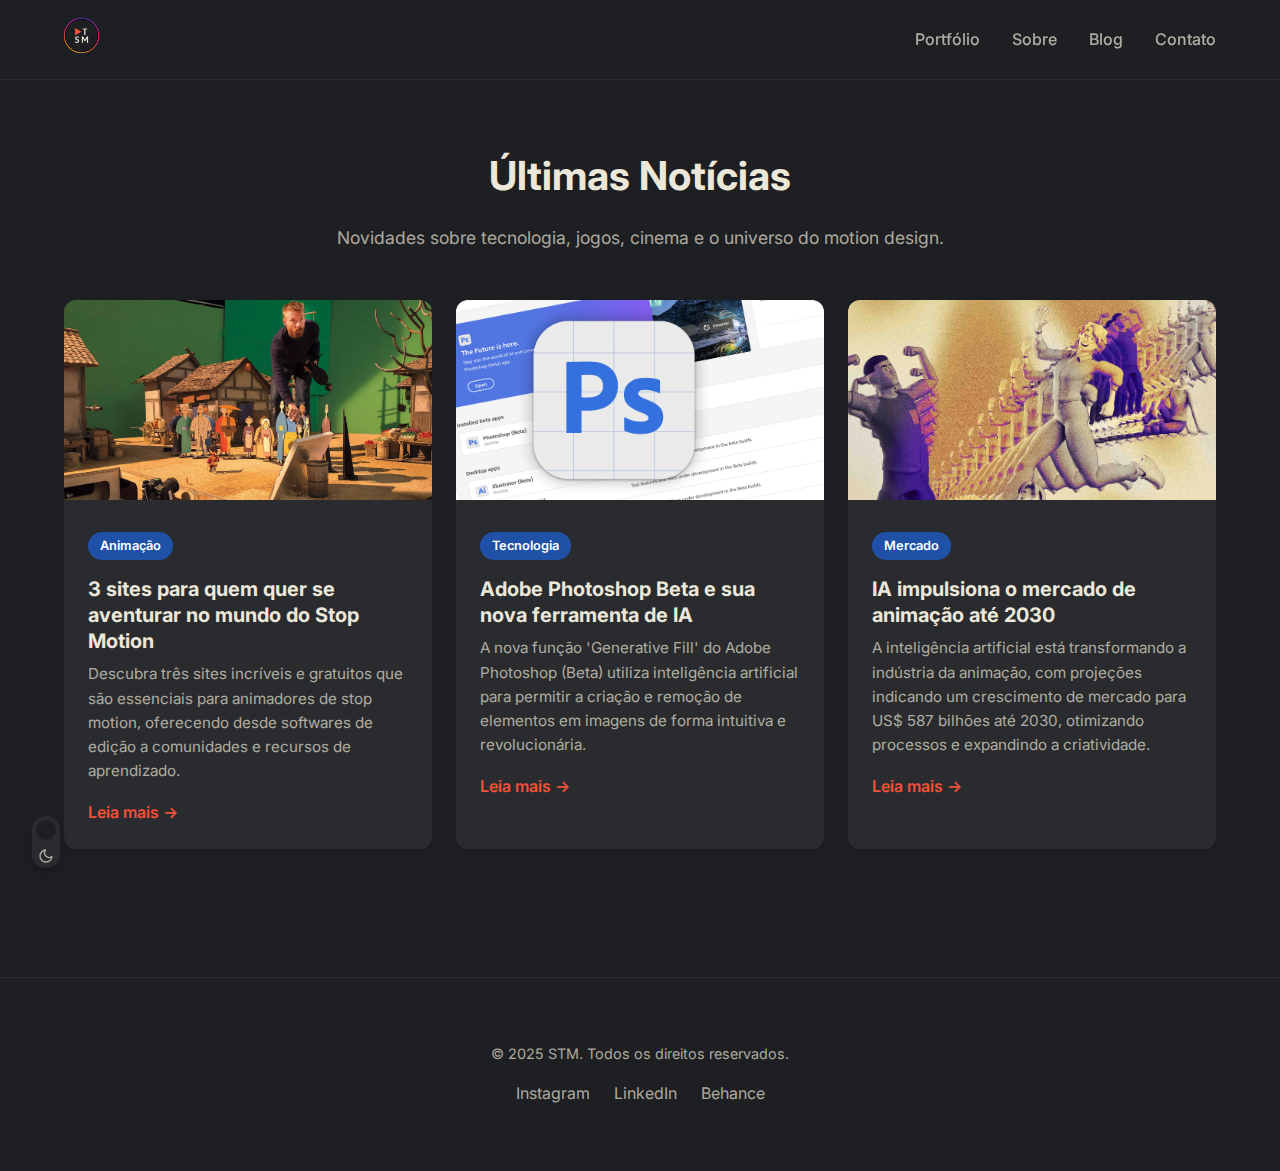
<file: blog.html>
<!DOCTYPE html>
<html lang="pt-BR">
<head>
    <meta charset="UTF-8">
    <meta name="viewport" content="width=device-width, initial-scale=1.0">
    <title>Blog - STM</title>
    
    <link rel="preconnect" href="https://fonts.googleapis.com">
    <link rel="preconnect" href="https://fonts.gstatic.com" crossorigin>
    <link href="https://fonts.googleapis.com/css2?family=Inter:wght@400;700;900&display=swap" rel="stylesheet">
    
    <link rel="stylesheet" href="css/style.css">
</head>
<body>

    <!-- Cabeçalho (igual ao da página inicial) -->
    <header class="header">
        <div class="container header-container">
            <a href="index.html">
                <img src="images/logostm.png" alt="Logo STM" class="logo">
            </a>
            
            <nav class="main-nav">
                <a href="index.html#portfolio" class="nav-link">Portfólio</a>
                <a href="index.html#sobre" class="nav-link">Sobre</a>
                <a href="blog.html" class="nav-link">Blog</a>
                <a href="index.html#contato" class="nav-link">Contato</a>
            </nav>

            <button class="mobile-nav-toggle" aria-label="Abrir menu">
                <span class="hamburger"></span>
            </button>
        </div>
    </header>

    <!-- Conteúdo Principal do Blog -->
    <main>
        <section class="blog-page-section">
            <div class="container">
                <h1 class="section-title text-center">Últimas Notícias</h1>
                <p class="section-subtitle text-center">Novidades sobre tecnologia, jogos, cinema e o universo do motion design.</p>
                
                <div class="blog-grid">

                    <!-- Post 1 -->
                    <a href="post1.html" class="blog-card">
                        <img src="images/img1.jpg" alt="Homem de argila olhando para a câmera" class="blog-card-image">
                        <div class="blog-card-content">
                            <span class="blog-card-tag">Animação</span>
                            <h3 class="blog-card-title">3 sites para quem quer se aventurar no mundo do Stop Motion</h3>
                            <p class="blog-card-excerpt">Descubra três sites incríveis e gratuitos que são essenciais para animadores de stop motion, oferecendo desde softwares de edição a comunidades e recursos de aprendizado.</p>
                            <span class="blog-card-cta">Leia mais &rarr;</span>
                        </div>
                    </a>

                    <!-- Post 2 -->
                    <a href="post2.html" class="blog-card">
                        <img src="images/img2.jpg" alt="Tela do Photoshop com nova ferramenta de IA" class="blog-card-image">
                        <div class="blog-card-content">
                            <span class="blog-card-tag">Tecnologia</span>
                            <h3 class="blog-card-title">Adobe Photoshop Beta e sua nova ferramenta de IA</h3>
                            <p class="blog-card-excerpt">A nova função 'Generative Fill' do Adobe Photoshop (Beta) utiliza inteligência artificial para permitir a criação e remoção de elementos em imagens de forma intuitiva e revolucionária.</p>
                             <span class="blog-card-cta">Leia mais &rarr;</span>
                        </div>
                    </a>

                    <!-- Post 3 -->
                    <a href="post3.html" class="blog-card">
                        <img src="images/img3.jpg" alt="Robô humanoide desenhando em um tablet" class="blog-card-image">
                        <div class="blog-card-content">
                            <span class="blog-card-tag">Mercado</span>
                            <h3 class="blog-card-title">IA impulsiona o mercado de animação até 2030</h3>
                            <p class="blog-card-excerpt">A inteligência artificial está transformando a indústria da animação, com projeções indicando um crescimento de mercado para US$ 587 bilhões até 2030, otimizando processos e expandindo a criatividade.</p>
                             <span class="blog-card-cta">Leia mais &rarr;</span>
                        </div>
                    </a>

                </div>
            </div>
        </section>
    </main>

    <!-- Rodapé (igual ao da página inicial) -->
    <footer id="contato" class="footer">
        <div class="container text-center">
            <p class="copyright">&copy; 2025 STM. Todos os direitos reservados.</p>
            <div class="social-links">
                <a href="https://www.instagram.com/sidneytsilva_/" target="_blank" rel="noopener noreferrer">Instagram</a>
                <a href="https://www.linkedin.com/in/sidneytsilva" target="_blank" rel="noopener noreferrer">LinkedIn</a>
                <a href="https://www.behance.net/sidneyteixeir1" target="_blank" rel="noopener noreferrer">Behance</a>
            </div>
        </div>
    </footer>

    <!-- Botão Flutuante de Tema -->
    <div class="floating-theme-switch">
        <label class="theme-switch" for="theme-toggle">
            <input type="checkbox" id="theme-toggle" />
            <div class="slider">
                <div class="slider-icon sun"><svg xmlns="http://www.w3.org/2000/svg" width="16" height="16" viewBox="0 0 24 24" fill="none" stroke="currentColor" stroke-width="2" stroke-linecap="round" stroke-linejoin="round"><circle cx="12" cy="12" r="5"></circle><line x1="12" y1="1" x2="12" y2="3"></line><line x1="12" y1="21" x2="12" y2="23"></line><line x1="4.22" y1="4.22" x2="5.64" y2="5.64"></line><line x1="18.36" y1="18.36" x2="19.78" y2="19.78"></line><line x1="1" y1="12" x2="3" y2="12"></line><line x1="21" y1="12" x2="23" y2="12"></line><line x1="4.22" y1="19.78" x2="5.64" y2="18.36"></line><line x1="18.36" y1="5.64" x2="19.78" y2="4.22"></line></svg></div>
                <div class="slider-icon moon"><svg xmlns="http://www.w3.org/2000/svg" width="16" height="16" viewBox="0 0 24 24" fill="none" stroke="currentColor" stroke-width="2" stroke-linecap="round" stroke-linejoin="round"><path d="M21 12.79A9 9 0 1 1 11.21 3 7 7 0 0 0 21 12.79z"></path></svg></div>
            </div>
        </label>
    </div>

    <script src="js/script.js"></script>
</body>
</html>
</file>
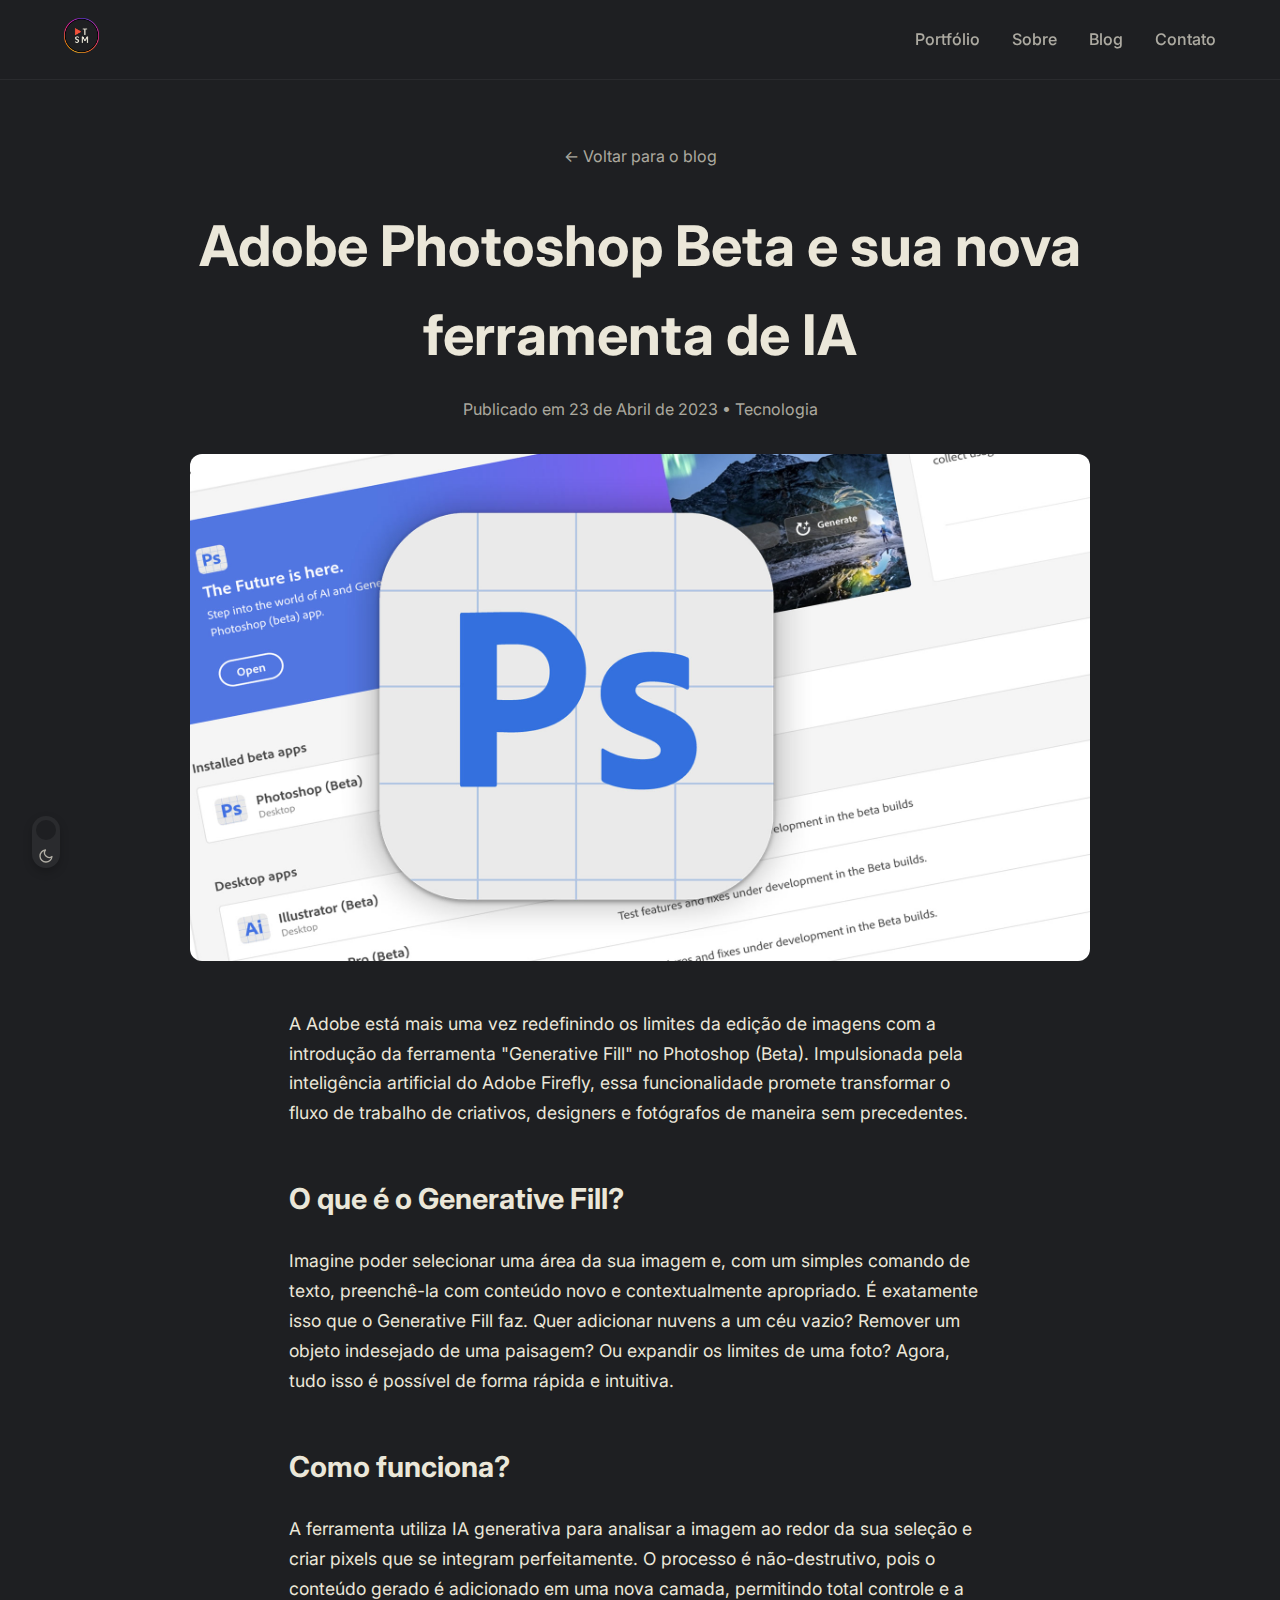
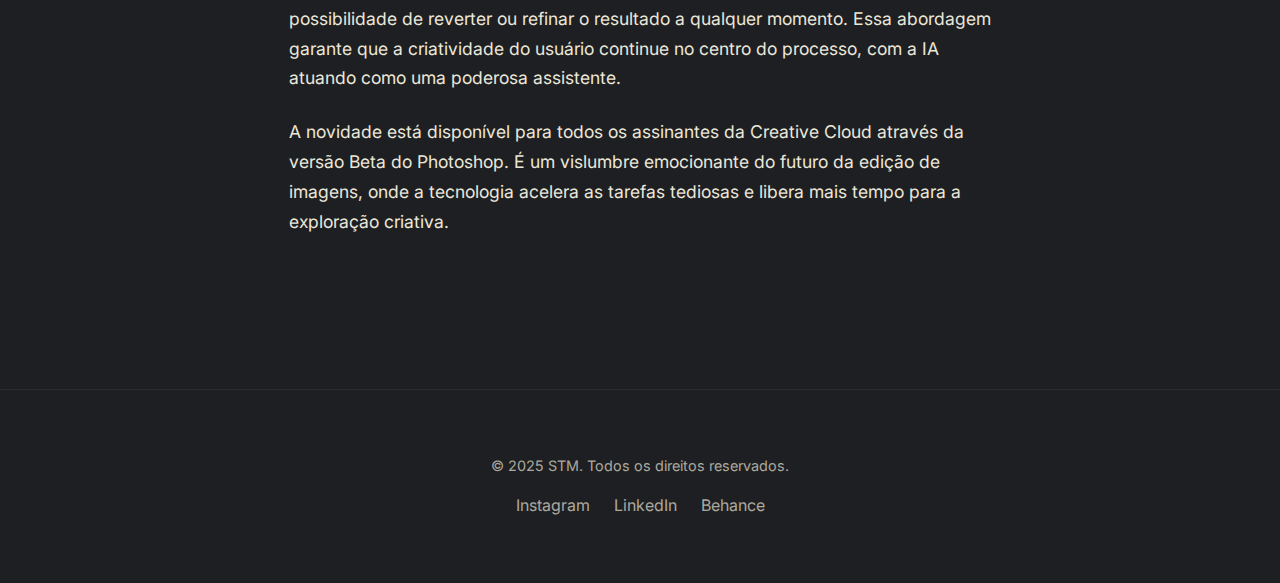
<file: post2.html>
<!DOCTYPE html>
<html lang="pt-BR">
<head>
    <meta charset="UTF-8">
    <meta name="viewport" content="width=device-width, initial-scale=1.0">
    <title>Adobe Photoshop Beta e sua nova ferramenta de IA - STM Blog</title>
    <link rel="preconnect" href="https://fonts.googleapis.com">
    <link rel="preconnect" href="https://fonts.gstatic.com" crossorigin>
    <link href="https://fonts.googleapis.com/css2?family=Inter:wght@400;700;900&display=swap" rel="stylesheet">
    <link rel="stylesheet" href="css/style.css">
</head>
<body>

    <!-- Cabeçalho -->
    <header class="header">
        <div class="container header-container">
            <a href="index.html"><img src="images/logostm.png" alt="Logo STM" class="logo"></a>
            <nav class="main-nav">
                <a href="index.html#portfolio" class="nav-link">Portfólio</a>
                <a href="index.html#sobre" class="nav-link">Sobre</a>
                <a href="blog.html" class="nav-link">Blog</a>
                <a href="index.html#contato" class="nav-link">Contato</a>
            </nav>
            <button class="mobile-nav-toggle" aria-label="Abrir menu"><span class="hamburger"></span></button>
        </div>
    </header>

    <main>
        <article class="post-article">
            <header class="post-header">
                <div class="container">
                    <a href="blog.html" class="post-back-link">&larr; Voltar para o blog</a>
                    <h1 class="post-title">Adobe Photoshop Beta e sua nova ferramenta de IA</h1>
                    <p class="post-meta">Publicado em <time datetime="2023-04-23">23 de Abril de 2023</time> &bull; Tecnologia</p>
                </div>
            </header>
            <div class="post-image-container">
                 <img src="images/img2.jpg" alt="Tela do Photoshop com nova ferramenta de IA">
            </div>
            <div class="container post-content">
                <p>A Adobe está mais uma vez redefinindo os limites da edição de imagens com a introdução da ferramenta "Generative Fill" no Photoshop (Beta). Impulsionada pela inteligência artificial do Adobe Firefly, essa funcionalidade promete transformar o fluxo de trabalho de criativos, designers e fotógrafos de maneira sem precedentes.</p>

                <h2>O que é o Generative Fill?</h2>
                <p>Imagine poder selecionar uma área da sua imagem e, com um simples comando de texto, preenchê-la com conteúdo novo e contextualmente apropriado. É exatamente isso que o Generative Fill faz. Quer adicionar nuvens a um céu vazio? Remover um objeto indesejado de uma paisagem? Ou expandir os limites de uma foto? Agora, tudo isso é possível de forma rápida e intuitiva.</p>
                
                <h2>Como funciona?</h2>
                <p>A ferramenta utiliza IA generativa para analisar a imagem ao redor da sua seleção e criar pixels que se integram perfeitamente. O processo é não-destrutivo, pois o conteúdo gerado é adicionado em uma nova camada, permitindo total controle e a possibilidade de reverter ou refinar o resultado a qualquer momento. Essa abordagem garante que a criatividade do usuário continue no centro do processo, com a IA atuando como uma poderosa assistente.</p>

                <p>A novidade está disponível para todos os assinantes da Creative Cloud através da versão Beta do Photoshop. É um vislumbre emocionante do futuro da edição de imagens, onde a tecnologia acelera as tarefas tediosas e libera mais tempo para a exploração criativa.</p>
            </div>
        </article>
    </main>

    <!-- Rodapé -->
    <footer id="contato" class="footer">
        <div class="container text-center">
            <p class="copyright">&copy; 2025 STM. Todos os direitos reservados.</p>
            <div class="social-links">
                <a href="https://www.instagram.com/sidneytsilva_/" target="_blank">Instagram</a>
                <a href="https://www.linkedin.com/in/sidneytsilva" target="_blank">LinkedIn</a>
                <a href="https://www.behance.net/sidneyteixeir1" target="_blank">Behance</a>
            </div>
        </div>
    </footer>

    <!-- Botão Flutuante de Tema -->
    <div class="floating-theme-switch">
        <label class="theme-switch" for="theme-toggle">
            <input type="checkbox" id="theme-toggle" />
            <div class="slider">
                <div class="slider-icon sun"><svg xmlns="http://www.w3.org/2000/svg" width="16" height="16" viewBox="0 0 24 24" fill="none" stroke="currentColor" stroke-width="2" stroke-linecap="round" stroke-linejoin="round"><circle cx="12" cy="12" r="5"></circle><line x1="12" y1="1" x2="12" y2="3"></line><line x1="12" y1="21" x2="12" y2="23"></line><line x1="4.22" y1="4.22" x2="5.64" y2="5.64"></line><line x1="18.36" y1="18.36" x2="19.78" y2="19.78"></line><line x1="1" y1="12" x2="3" y2="12"></line><line x1="21" y1="12" x2="23" y2="12"></line><line x1="4.22" y1="19.78" x2="5.64" y2="18.36"></line><line x1="18.36" y1="5.64" x2="19.78" y2="4.22"></line></svg></div>
                <div class="slider-icon moon"><svg xmlns="http://www.w3.org/2000/svg" width="16" height="16" viewBox="0 0 24 24" fill="none" stroke="currentColor" stroke-width="2" stroke-linecap="round" stroke-linejoin="round"><path d="M21 12.79A9 9 0 1 1 11.21 3 7 7 0 0 0 21 12.79z"></path></svg></div>
            </div>
        </label>
    </div>

    <script src="js/script.js"></script>
</body>
</html>
</file>
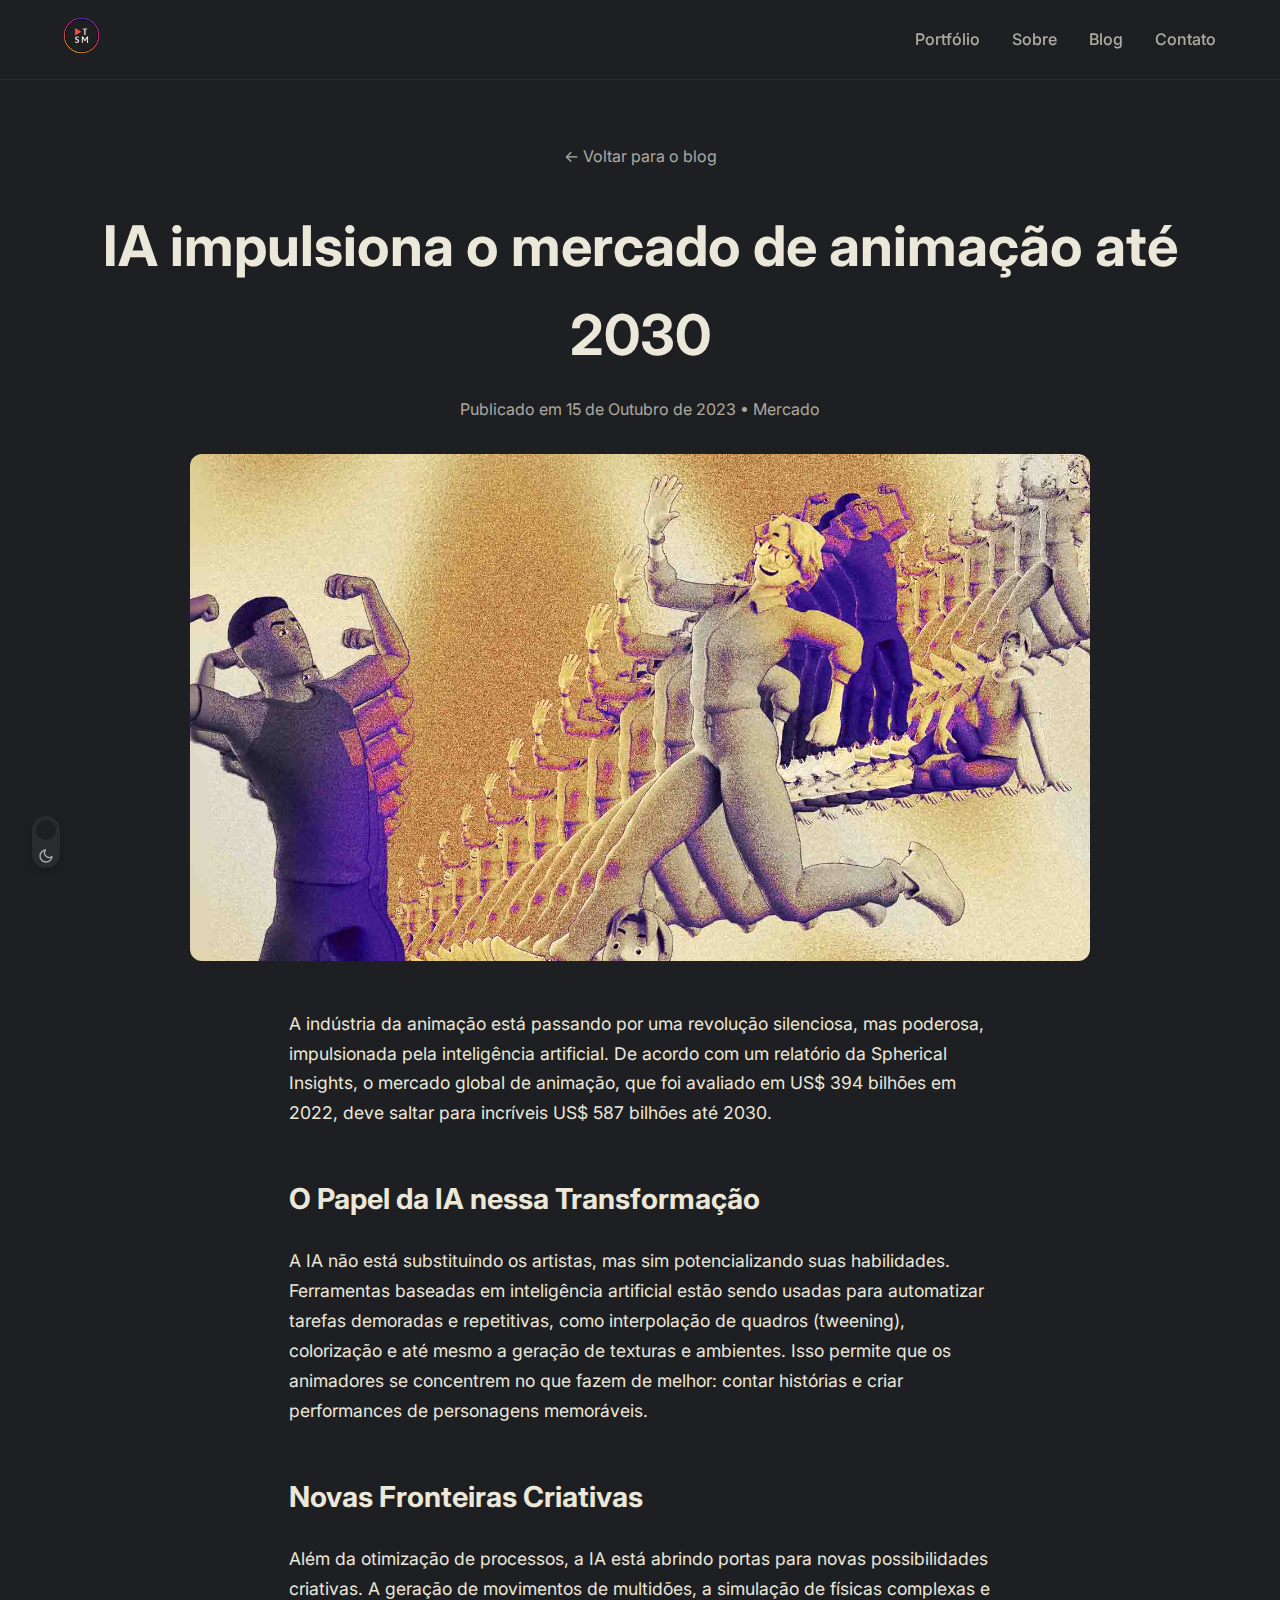
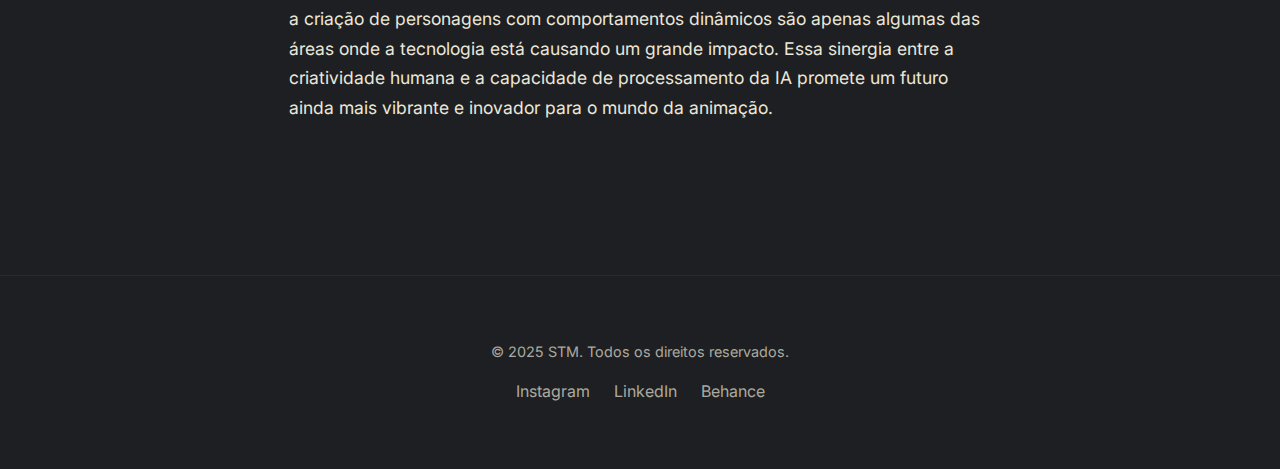
<file: post3.html>
<!DOCTYPE html>
<html lang="pt-BR">
<head>
    <meta charset="UTF-8">
    <meta name="viewport" content="width=device-width, initial-scale=1.0">
    <title>IA impulsiona o mercado de animação até 2030 - STM Blog</title>
    <link rel="preconnect" href="https://fonts.googleapis.com">
    <link rel="preconnect" href="https://fonts.gstatic.com" crossorigin>
    <link href="https://fonts.googleapis.com/css2?family=Inter:wght@400;700;900&display=swap" rel="stylesheet">
    <link rel="stylesheet" href="css/style.css">
</head>
<body>

    <!-- Cabeçalho -->
    <header class="header">
        <div class="container header-container">
            <a href="index.html"><img src="images/logostm.png" alt="Logo STM" class="logo"></a>
            <nav class="main-nav">
                <a href="index.html#portfolio" class="nav-link">Portfólio</a>
                <a href="index.html#sobre" class="nav-link">Sobre</a>
                <a href="blog.html" class="nav-link">Blog</a>
                <a href="index.html#contato" class="nav-link">Contato</a>
            </nav>
            <button class="mobile-nav-toggle" aria-label="Abrir menu"><span class="hamburger"></span></button>
        </div>
    </header>

    <main>
        <article class="post-article">
            <header class="post-header">
                <div class="container">
                    <a href="blog.html" class="post-back-link">&larr; Voltar para o blog</a>
                    <h1 class="post-title">IA impulsiona o mercado de animação até 2030</h1>
                    <p class="post-meta">Publicado em <time datetime="2023-10-15">15 de Outubro de 2023</time> &bull; Mercado</p>
                </div>
            </header>
            <div class="post-image-container">
                 <img src="images/img3.jpg" alt="Robô humanoide desenhando em um tablet">
            </div>
            <div class="container post-content">
                <p>A indústria da animação está passando por uma revolução silenciosa, mas poderosa, impulsionada pela inteligência artificial. De acordo com um relatório da Spherical Insights, o mercado global de animação, que foi avaliado em US$ 394 bilhões em 2022, deve saltar para incríveis US$ 587 bilhões até 2030.</p>

                <h2>O Papel da IA nessa Transformação</h2>
                <p>A IA não está substituindo os artistas, mas sim potencializando suas habilidades. Ferramentas baseadas em inteligência artificial estão sendo usadas para automatizar tarefas demoradas e repetitivas, como interpolação de quadros (tweening), colorização e até mesmo a geração de texturas e ambientes. Isso permite que os animadores se concentrem no que fazem de melhor: contar histórias e criar performances de personagens memoráveis.</p>
                
                <h2>Novas Fronteiras Criativas</h2>
                <p>Além da otimização de processos, a IA está abrindo portas para novas possibilidades criativas. A geração de movimentos de multidões, a simulação de físicas complexas e a criação de personagens com comportamentos dinâmicos são apenas algumas das áreas onde a tecnologia está causando um grande impacto. Essa sinergia entre a criatividade humana e a capacidade de processamento da IA promete um futuro ainda mais vibrante e inovador para o mundo da animação.</p>
            </div>
        </article>
    </main>

    <!-- Rodapé -->
    <footer id="contato" class="footer">
        <div class="container text-center">
            <p class="copyright">&copy; 2025 STM. Todos os direitos reservados.</p>
            <div class="social-links">
                <a href="https://www.instagram.com/sidneytsilva_/" target="_blank">Instagram</a>
                <a href="https://www.linkedin.com/in/sidneytsilva" target="_blank">LinkedIn</a>
                <a href="https://www.behance.net/sidneyteixeir1" target="_blank">Behance</a>
            </div>
        </div>
    </footer>

    <!-- Botão Flutuante de Tema -->
    <div class="floating-theme-switch">
        <label class="theme-switch" for="theme-toggle">
            <input type="checkbox" id="theme-toggle" />
            <div class="slider">
                <div class="slider-icon sun"><svg xmlns="http://www.w3.org/2000/svg" width="16" height="16" viewBox="0 0 24 24" fill="none" stroke="currentColor" stroke-width="2" stroke-linecap="round" stroke-linejoin="round"><circle cx="12" cy="12" r="5"></circle><line x1="12" y1="1" x2="12" y2="3"></line><line x1="12" y1="21" x2="12" y2="23"></line><line x1="4.22" y1="4.22" x2="5.64" y2="5.64"></line><line x1="18.36" y1="18.36" x2="19.78" y2="19.78"></line><line x1="1" y1="12" x2="3" y2="12"></line><line x1="21" y1="12" x2="23" y2="12"></line><line x1="4.22" y1="19.78" x2="5.64" y2="18.36"></line><line x1="18.36" y1="5.64" x2="19.78" y2="4.22"></line></svg></div>
                <div class="slider-icon moon"><svg xmlns="http://www.w3.org/2000/svg" width="16" height="16" viewBox="0 0 24 24" fill="none" stroke="currentColor" stroke-width="2" stroke-linecap="round" stroke-linejoin="round"><path d="M21 12.79A9 9 0 1 1 11.21 3 7 7 0 0 0 21 12.79z"></path></svg></div>
            </div>
        </label>
    </div>

    <script src="js/script.js"></script>
</body>
</html>
</file>
<file: css/style.css>
/* ------------------- */
/* Reset e Variáveis   */
/* ------------------- */
:root {
    --bg-color: #1e1f22; --surface-color: #2a2b2e;
    --text-primary: #ebe7d9; --text-secondary: rgba(235, 231, 217, 0.7);
    --accent-primary: #f2513a; --accent-secondary: #30fc9f; --accent-tertiary: #1f52a6;
    --font-family: 'Inter', sans-serif; --header-height: 80px;
}
body.light-theme {
    --bg-color: #ebe7d9; --surface-color: #ffffff;
    --text-primary: #1e1f22; --text-secondary: rgba(30, 31, 34, 0.7);
    --accent-secondary: #1f52a6; --accent-tertiary: #1f52a6;
}
* { margin: 0; padding: 0; box-sizing: border-box; }
html { scroll-behavior: smooth; }
body { font-family: var(--font-family); background-color: var(--bg-color); color: var(--text-primary); line-height: 1.6; transition: background-color 0.3s ease, color 0.3s ease; }
.container { max-width: 1200px; margin: 0 auto; padding: 0 1.5rem; }
.text-center { text-align: center; }

/* ------------------- */
/* Cabeçalho e Navegação */
/* ------------------- */
.header { background-color: color-mix(in srgb, var(--bg-color) 70%, transparent); backdrop-filter: blur(10px); border-bottom: 1px solid var(--surface-color); position: sticky; top: 0; z-index: 100; height: var(--header-height); }
.header-container { display: flex; justify-content: space-between; align-items: center; height: 100%; }
.logo { height: 35px; }
.main-nav { display: flex; gap: 2rem; align-items: center; }
.nav-link { color: var(--text-secondary); text-decoration: none; font-weight: 500; transition: color 0.3s ease; }
.nav-link:hover { color: var(--accent-primary); }
.mobile-nav-toggle { display: none; }

/* ------------------- */
/* Botão Flutuante de Tema */
/* ------------------- */
.floating-theme-switch { position: fixed; bottom: 2rem; left: 2rem; z-index: 1001; }
.theme-switch { position: relative; display: inline-block; width: 28px; height: 52px; cursor: pointer; }
.theme-switch input { opacity: 0; width: 0; height: 0; }
.slider { position: absolute; inset: 0; background-color: var(--surface-color); border-radius: 34px; transition: background-color 0.3s; display: flex; flex-direction: column; justify-content: space-around; align-items: center; padding: 4px 0; box-shadow: 0 4px 10px rgba(0,0,0,0.2); }
.slider-icon { color: var(--text-secondary); transition: color 0.3s; }
.slider-icon.sun { color: var(--accent-primary); }
.slider::before { position: absolute; content: ""; height: 20px; width: 20px; left: 4px; top: 4px; background-color: var(--bg-color); transition: 0.4s; border-radius: 50%; }
input:checked + .slider::before { transform: translateY(24px); }
input:checked + .slider .slider-icon.sun { color: var(--text-secondary); }
input:checked + .slider .slider-icon.moon { color: var(--accent-primary); }

/* ------------------- */
/* Seções e Conteúdo   */
/* ------------------- */
.hero-section { min-height: 40vh; display: flex; align-items: center; justify-content: center; padding: 4rem 0; }
.hero-title { font-size: clamp(2.5rem, 10vw, 5rem); font-weight: 900; text-transform: uppercase; letter-spacing: 2px; color: var(--text-primary); }
.hero-subtitle { font-size: clamp(1rem, 4vw, 1.25rem); color: var(--text-secondary); margin-top: 1rem; max-width: 600px; margin-left: auto; margin-right: auto; }
.portfolio-section, .about-section, .blog-section { padding: 5rem 0; }
.blog-page-section { padding: 4rem 0; }
.section-title { font-size: clamp(2rem, 8vw, 2.5rem); font-weight: 700; margin-bottom: 1rem; color: var(--text-primary); }
.section-subtitle { font-size: 1.1rem; color: var(--text-secondary); max-width: 700px; margin: 0 auto 2rem auto; }
.video-grid { display: grid; grid-template-columns: repeat(auto-fit, minmax(300px, 1fr)); gap: 1.5rem; margin-top: 3rem; }
.video-item { aspect-ratio: 16 / 9; background-color: var(--surface-color); border-radius: 8px; overflow: hidden; box-shadow: 0 10px 20px rgba(0,0,0,0.2); }
.video-item video { width: 100%; height: 100%; object-fit: cover; }
.btn { display: inline-block; background-color: var(--accent-primary); color: #fff; padding: 0.8rem 2rem; border-radius: 5px; text-decoration: none; font-weight: bold; transition: transform 0.3s ease, background-color 0.3s ease; margin-top: 2rem; border: none; }
.btn:hover { transform: scale(1.05); background-color: var(--accent-secondary); }

/* ------------------- */
/* Estilos do Blog     */
/* ------------------- */
.blog-grid { display: grid; grid-template-columns: repeat(auto-fit, minmax(300px, 1fr)); gap: 1.5rem; margin-top: 3rem; }
.blog-card { display: block; background-color: var(--surface-color); border-radius: 12px; overflow: hidden; text-decoration: none; color: var(--text-primary); box-shadow: 0 4px 6px rgba(0,0,0,0.1); transition: transform 0.3s ease, box-shadow 0.3s ease; }
.blog-card:hover { transform: translateY(-5px); box-shadow: 0 12px 20px rgba(0,0,0,0.2); }
.blog-card-image { width: 100%; height: 200px; object-fit: cover; }
.blog-card-content { padding: 1.5rem; }
.blog-card-tag { display: inline-block; background-color: var(--accent-tertiary); color: #fff; padding: 0.25rem 0.75rem; border-radius: 20px; font-size: 0.8rem; font-weight: 600; margin-bottom: 1rem; }
.blog-card-title { font-size: 1.25rem; font-weight: 700; margin-bottom: 0.5rem; line-height: 1.3; }
.blog-card-excerpt { color: var(--text-secondary); font-size: 0.95rem; }
.blog-card-cta { display: inline-block; margin-top: 1rem; color: var(--accent-primary); font-weight: 600; }

/* ------------------- */
/* Estilos do Post     */
/* ------------------- */
.post-article { padding-bottom: 4rem; }
.post-header { padding: 4rem 0 2rem; text-align: center; }
.post-back-link { color: var(--text-secondary); text-decoration: none; display: inline-block; margin-bottom: 2rem; }
.post-title { font-size: clamp(2rem, 7vw, 3.5rem); color: var(--text-primary); margin-bottom: 1rem; }
.post-meta { color: var(--text-secondary); }
.post-image-container { max-width: 900px; margin: 0 auto 3rem auto; border-radius: 12px; overflow: hidden; }
.post-image-container img { width: 100%; height: auto; display: block; }
.post-content { max-width: 750px; margin: 0 auto; }
.post-content p { margin-bottom: 1.5rem; font-size: 1.1rem; line-height: 1.7; }
.post-content h2 { font-size: 1.8rem; margin-top: 3rem; margin-bottom: 1.5rem; }

/* ------------------- */
/* Rodapé              */
/* ------------------- */
.footer { padding: 4rem 0; border-top: 1px solid var(--surface-color); margin-top: 4rem; }
.copyright { color: var(--text-secondary); font-size: 0.9rem; }
.social-links { margin-top: 1rem; display: flex; justify-content: center; gap: 1.5rem; }
.social-links a { color: var(--text-secondary); text-decoration: none; transition: color 0.3s ease; }
.social-links a:hover { color: var(--accent-primary); }

/* ------------------- */
/* Responsividade      */
/* ------------------- */
@media (max-width: 768px) {
    .main-nav { position: fixed; inset: 0 0 0 30%; flex-direction: column; padding: min(20vh, 10rem) 2em; gap: 2.5em; align-items: flex-start; background: var(--surface-color); transform: translateX(100%); transition: transform 350ms ease-out; z-index: 1000;}
    .main-nav.active { transform: translateX(0%); }
    .mobile-nav-toggle { display: block; position: relative; z-index: 9999; background: transparent; border: 0; width: 1.75rem; aspect-ratio: 1; }
    .hamburger { display: block; position: relative; background-color: var(--text-primary); height: 3px; width: 100%; border-radius: 2px; transition: transform 300ms ease, background-color 300ms ease; }
    .hamburger::before, .hamburger::after { content: ''; position: absolute; height: 3px; width: 100%; background-color: var(--text-primary); border-radius: 2px; left: 0; transition: transform 300ms ease; }
    .hamburger::before { top: -8px; }
    .hamburger::after { bottom: -8px; }
    .main-nav.active ~ .mobile-nav-toggle .hamburger { background-color: transparent; }
    .main-nav.active ~ .mobile-nav-toggle .hamburger::before { transform: rotate(45deg) translate(5px, 6px); }
    .main-nav.active ~ .mobile-nav-toggle .hamburger::after { transform: rotate(-45deg) translate(5px, -6px); }
}
</file>
